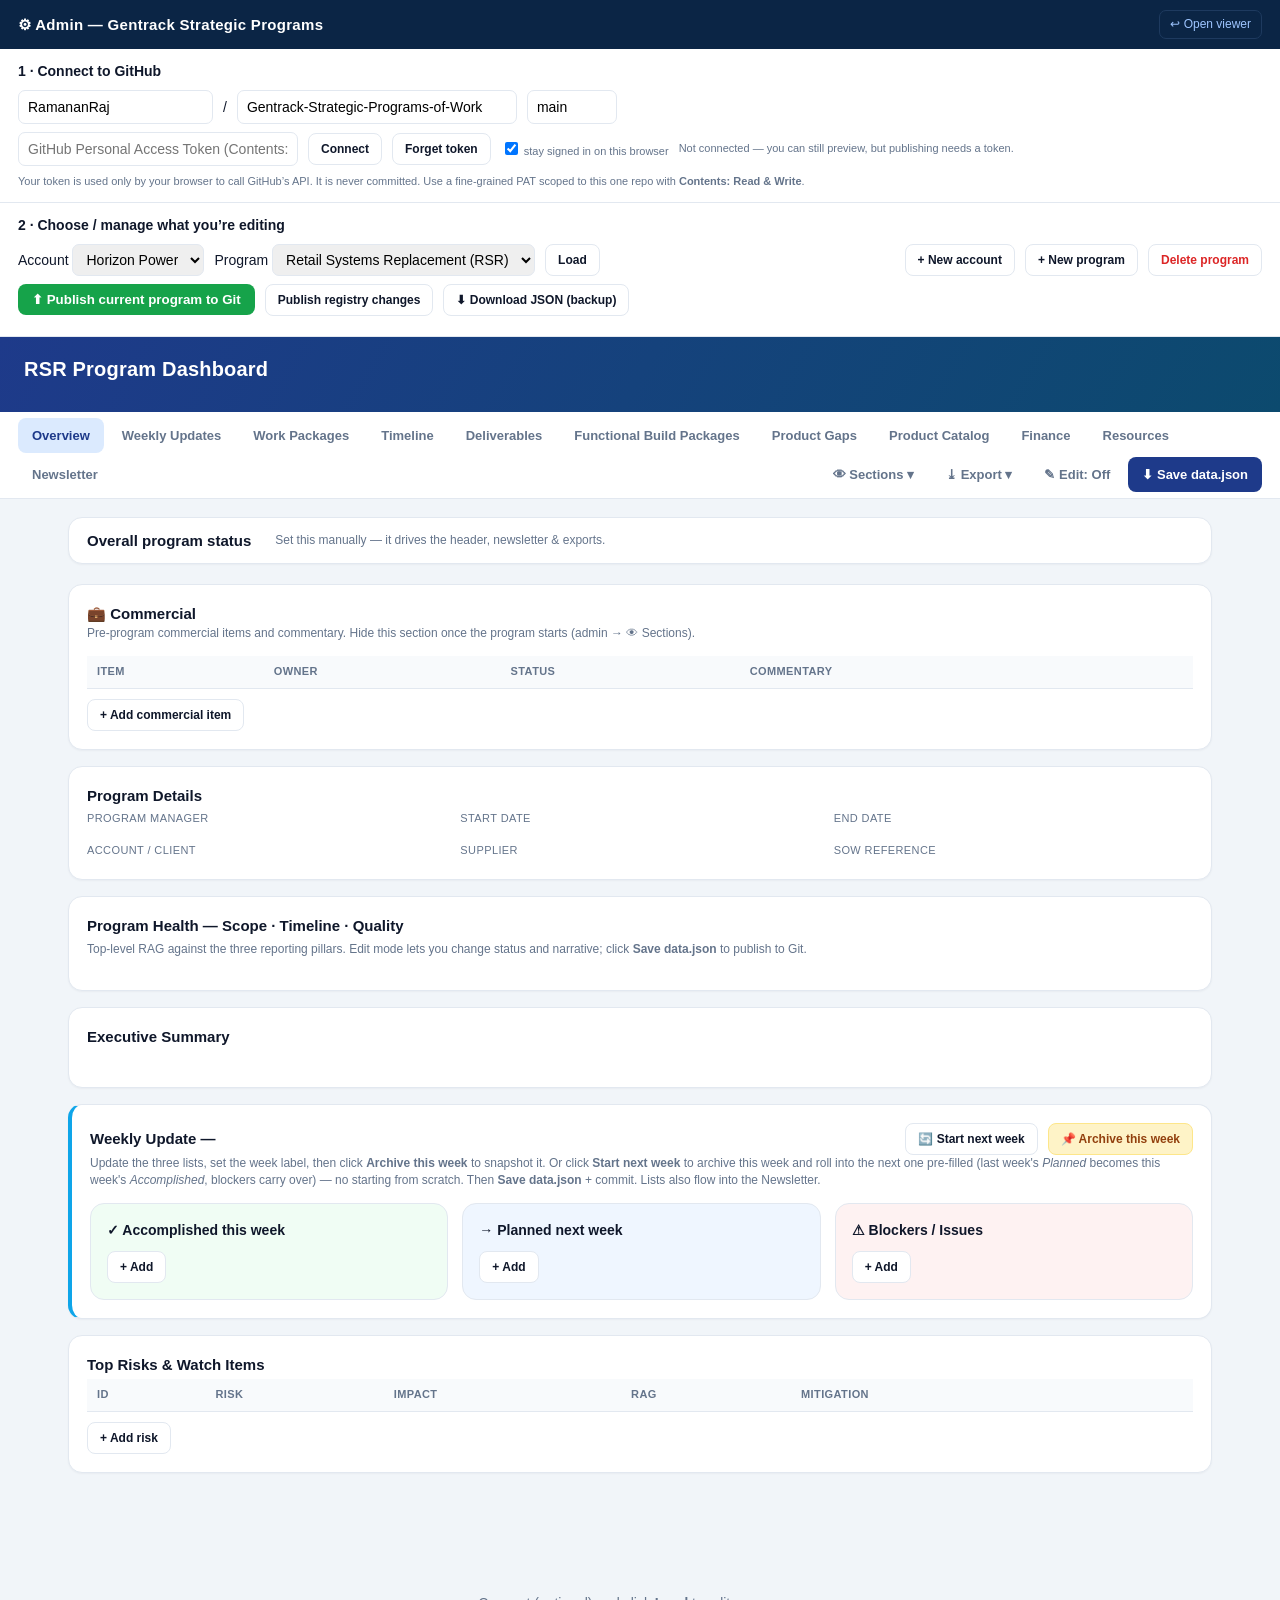
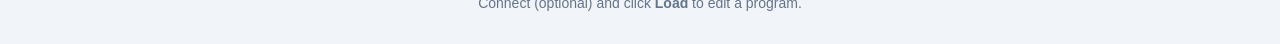
<file: admin.html>
<!DOCTYPE html>
<html lang="en">
<head>
<meta charset="UTF-8">
<meta name="viewport" content="width=device-width, initial-scale=1.0">
<meta http-equiv="Cache-Control" content="no-cache, no-store, must-revalidate">
<meta http-equiv="Pragma" content="no-cache">
<meta http-equiv="Expires" content="0">
<title>Admin · Gentrack Strategic Programs of Work</title>
<script>document.write('<link rel="stylesheet" href="styles.css?_='+Date.now()+'">');</script>
</head>
<body class="admin-mode">

<div class="portfolio">
  <span class="pf-title">⚙ Admin — Gentrack Strategic Programs</span>
  <span class="spacer"></span>
  <a class="adminlink" href="index.html">↩ Open viewer</a>
</div>

<div class="adminbar">
  <h2>1 · Connect to GitHub</h2>
  <div class="adminrow">
    <input id="ghOwner" placeholder="owner" value="RamananRaj" title="GitHub owner/org">
    <span>/</span>
    <input id="ghRepo" class="wide" placeholder="repo" value="Gentrack-Strategic-Programs-of-Work">
    <input id="ghBranch" placeholder="branch" value="main" style="width:90px">
  </div>
  <div class="adminrow">
    <input id="ghToken" type="password" placeholder="GitHub Personal Access Token (Contents: Read & Write)">
    <button class="toolbtn" id="btnConnect">Connect</button>
    <button class="toolbtn" id="btnForget" title="Clear the saved token from this browser">Forget token</button>
    <label class="pill-note"><input type="checkbox" id="ghRemember" checked> stay signed in on this browser</label>
    <span id="ghStatus" class="pill-note">Not connected — you can still preview, but publishing needs a token.</span>
  </div>
  <div class="pill-note">Your token is used only by your browser to call GitHub’s API. It is never committed. Use a fine-grained PAT scoped to this one repo with <b>Contents: Read &amp; Write</b>.</div>
</div>

<div class="adminbar">
  <h2>2 · Choose / manage what you’re editing</h2>
  <div class="adminrow">
    <span class="pf-sel">Account
      <select id="accountSel"></select>
    </span>
    <span class="pf-sel">Program
      <select id="programSel"></select>
    </span>
    <button class="toolbtn" id="btnLoad">Load</button>
    <span style="flex:1"></span>
    <button class="toolbtn" id="btnNewAccount">+ New account</button>
    <button class="toolbtn" id="btnNewProgram">+ New program</button>
    <button class="toolbtn" id="btnDeleteProgram" style="color:var(--red)">Delete program</button>
  </div>
  <div class="adminrow">
    <button class="pubbtn" id="btnPublish">⬆ Publish current program to Git</button>
    <button class="toolbtn" id="btnPublishReg">Publish registry changes</button>
    <button class="toolbtn" id="btnDownload">⬇ Download JSON (backup)</button>
    <span id="saveStatus" class="pill-note"></span>
  </div>
</div>

<div id="dash"></div>
<div id="loadMsg" style="padding:30px;text-align:center;color:#64748b">Connect (optional) and click <b>Load</b> to edit a program.</div>

<!-- Add Program modal -->
<div class="modal-back" id="programModal">
  <div class="modal">
    <h3>Add Program</h3>
    <p class="sub">Create a program under a Strategic Account. It will be added to the portfolio and published to Git.</p>
    <label>Strategic Account</label>
    <select id="mpAccount"></select>
    <label>Program name</label>
    <input id="mpName" placeholder="e.g. Billing Uplift">
    <label>Program Manager (PM)</label>
    <input id="mpPM" placeholder="e.g. Ram Raj">
    <div class="row2">
      <div><label>Start date</label><input id="mpStart" type="date"></div>
      <div><label>End date</label><input id="mpEnd" type="date"></div>
    </div>
    <label>Start from</label>
    <select id="mpTemplate">
      <option value="template">RSR template (11 work packages + milestones)</option>
      <option value="blank">Blank program</option>
    </select>
    <div class="actions">
      <button class="toolbtn" data-close="programModal">Cancel</button>
      <button class="pubbtn" id="mpCreate">Create program</button>
    </div>
  </div>
</div>

<!-- Add Account modal -->
<div class="modal-back" id="accountModal">
  <div class="modal">
    <h3>Add Strategic Account</h3>
    <p class="sub">A Strategic Account groups one or more programs (e.g. Horizon Power).</p>
    <label>Account name</label>
    <input id="maName" placeholder="e.g. Horizon Power">
    <div class="actions">
      <button class="toolbtn" data-close="accountModal">Cancel</button>
      <button class="pubbtn" id="maCreate">Create account</button>
    </div>
  </div>
</div>

<script>
/* ---------------- GitHub API layer ---------------- */
const GH={owner:'',repo:'',branch:'main',token:''};
let REG=null, regSha=null, progSha=null, regDirty=false;

function b64e(s){return btoa(unescape(encodeURIComponent(s)));}
function b64d(s){return decodeURIComponent(escape(atob(s)));}
function hdr(){const h={'Accept':'application/vnd.github+json'}; if(GH.token)h['Authorization']='Bearer '+GH.token; return h;}
function readGH(){ GH.owner=ghOwner.value.trim(); GH.repo=ghRepo.value.trim(); GH.branch=(ghBranch.value.trim()||'main'); GH.token=ghToken.value.trim(); }
function apiUrl(path){return `https://api.github.com/repos/${GH.owner}/${GH.repo}/contents/${path}?ref=${GH.branch}`;}

async function ghGet(path){
  const r=await fetch(apiUrl(path),{headers:hdr()});
  if(r.status===404) return {json:null,sha:null};
  if(!r.ok) throw new Error('GET '+path+' → '+r.status);
  const j=await r.json();
  return {json:JSON.parse(b64d(j.content)), sha:j.sha};
}
async function ghPut(path,obj,msg,sha,_retried){
  if(!GH.token) throw new Error('No token — cannot publish.');
  const body={message:msg, content:b64e(JSON.stringify(obj,null,2)), branch:GH.branch};
  if(sha) body.sha=sha;
  const r=await fetch(`https://api.github.com/repos/${GH.owner}/${GH.repo}/contents/${path}`,
    {method:'PUT',headers:Object.assign({'Content-Type':'application/json'},hdr()),body:JSON.stringify(body)});
  if(!r.ok){
    const txt=await r.text();
    // 409 = the file changed on GitHub since we loaded it (stale sha). Re-fetch the
    // current sha and retry once so a terminal push / second tab doesn't block saving.
    if(r.status===409 && !_retried){
      const cur=await ghGet(path);
      return ghPut(path,obj,msg,cur.sha,true);
    }
    throw new Error('PUT '+path+' → '+r.status+' '+txt.slice(0,200));
  }
  return r.json();
}
function setStatus(el,msg,ok){ const e=document.getElementById(el); e.textContent=msg; e.className='pill-note '+(ok===true?'gh-ok':ok===false?'gh-bad':''); }

/* ---------------- registry & data loading ---------------- */
async function loadRegistry(){
  // Prefer GitHub (authenticated, freshest); fall back to local fetch for preview.
  if(GH.token){ const r=await ghGet('registry.json'); REG=r.json; regSha=r.sha; }
  else { const res=await fetch('registry.json?_='+Date.now()); REG=await res.json(); regSha=null; }
  regDirty=false;
}
function fillAccounts(){
  accountSel.innerHTML=(REG.accounts||[]).map(a=>`<option value="${a.id}">${a.name}</option>`).join('');
  fillPrograms();
}
function curAccount(){ return (REG.accounts||[]).find(a=>a.id===accountSel.value); }
function fillPrograms(){
  const a=curAccount();
  programSel.innerHTML=((a&&a.programs)||[]).map(p=>`<option value="${p.id}">${p.name}</option>`).join('');
}
function curProgram(){ const a=curAccount(); return a&&a.programs.find(p=>p.id===programSel.value); }

async function loadProgram(){
  const p=curProgram(); if(!p){ alert('No program selected. Add one first.'); return; }
  let data;
  if(GH.token){ const r=await ghGet(p.file); data=r.json; progSha=r.sha; }
  else { const res=await fetch(p.file+'?_='+Date.now()); data=await res.json(); progSha=null; }
  document.getElementById('loadMsg').textContent='';
  setData(data); EDIT=true; renderAll();
  // turn edit mode on visibly
  const et=document.getElementById('editToggle'); if(et){ et.textContent='✎ Edit: On'; et.style.background='var(--amberbg)'; }
  setStatus('saveStatus','Loaded "'+p.name+'". Edit below, then Publish.',true);
}

/* ---------------- actions ---------------- */
async function doConnect(silent){
  readGH();
  if(ghRemember.checked && GH.token) localStorage.setItem('gh_pat',GH.token);
  if(!ghRemember.checked) localStorage.removeItem('gh_pat');
  localStorage.setItem('gh_owner',GH.owner); localStorage.setItem('gh_repo',GH.repo); localStorage.setItem('gh_branch',GH.branch);
  try{
    if(GH.token){
      const r=await fetch(`https://api.github.com/repos/${GH.owner}/${GH.repo}`,{headers:hdr()});
      if(!r.ok) throw new Error(r.status===401?'Bad/expired token':r.status===404?'Repo not found / no access':('HTTP '+r.status));
    }
    await loadRegistry(); fillAccounts();
    setStatus('ghStatus', GH.token?'Connected ✓ — publishing enabled.':'Preview mode (no token).', GH.token?true:null);
  }catch(e){ setStatus('ghStatus','Connection failed: '+e.message+(silent?' — re-enter your token.':''),false); }
}
document.getElementById('btnConnect').onclick=()=>doConnect(false);
document.getElementById('btnForget').onclick=function(){
  localStorage.removeItem('gh_pat'); ghToken.value=''; GH.token=''; ghRemember.checked=false;
  setStatus('ghStatus','Token forgotten on this browser. Preview mode.',null);
};

document.getElementById('btnLoad').onclick=()=>loadProgram().catch(e=>setStatus('saveStatus',e.message,false));
document.getElementById('accountSel').onchange=fillPrograms;

document.getElementById('btnPublish').onclick=async function(){
  const p=curProgram(); if(!p){ alert('No program selected.'); return; }
  if(!GH.token){ alert('Enter a token and Connect to publish.'); return; }
  if(!DATA||!DATA.meta){ alert('Load a program first.'); return; }
  try{
    setStatus('saveStatus','Publishing…');
    DATA.meta.reportDate=new Date().toISOString().slice(0,10);
    // Always resolve the current sha so updating an existing file never 422s.
    if(!progSha){ try{ const ex=await ghGet(p.file); progSha=ex.sha; }catch(e){} }
    const res=await ghPut(p.file, DATA, 'Update '+p.name+' — '+DATA.meta.reportDate, progSha);
    progSha=res.content.sha;
    setStatus('saveStatus','Published ✓ — live in ~1 min at the Pages URL.',true);
  }catch(e){ setStatus('saveStatus','Publish failed: '+e.message,false); }
};

document.getElementById('btnPublishReg').onclick=async function(){
  if(!GH.token){ alert('Enter a token and Connect to publish.'); return; }
  try{
    setStatus('saveStatus','Publishing registry…');
    const res=await ghPut('registry.json', REG, 'Update registry (accounts/programs)', regSha);
    regSha=res.content.sha; regDirty=false;
    setStatus('saveStatus','Registry published ✓',true);
  }catch(e){ setStatus('saveStatus','Registry publish failed: '+e.message,false); }
};

/* ----- in-page modals (replace browser prompts) ----- */
function openModal(id){ document.getElementById(id).classList.add('open'); }
function closeModal(id){ document.getElementById(id).classList.remove('open'); }
document.querySelectorAll('[data-close]').forEach(b=>b.onclick=()=>closeModal(b.dataset.close));
document.querySelectorAll('.modal-back').forEach(m=>m.onclick=e=>{ if(e.target===m) m.classList.remove('open'); });

document.getElementById('btnNewAccount').onclick=function(){
  if(!REG){ alert('Load the portfolio first (Connect).'); return; }
  maName.value=''; openModal('accountModal'); maName.focus();
};
document.getElementById('maCreate').onclick=function(){
  const name=maName.value.trim(); if(!name){ maName.focus(); return; }
  const id=slug(name);
  if(REG.accounts.some(a=>a.id===id)){ alert('An account with that id already exists.'); return; }
  REG.accounts.push({id,name,programs:[]}); regDirty=true;
  fillAccounts(); accountSel.value=id; fillPrograms();
  closeModal('accountModal');
  setStatus('saveStatus','Account "'+name+'" added. Add a program, or click "Publish registry changes" to save.',true);
};

document.getElementById('btnNewProgram').onclick=function(){
  if(!REG||!REG.accounts.length){ alert('Create an account first.'); return; }
  // populate account dropdown, preselect current
  mpAccount.innerHTML=REG.accounts.map(a=>`<option value="${a.id}">${a.name}</option>`).join('');
  if(curAccount()) mpAccount.value=curAccount().id;
  mpName.value=''; mpPM.value=''; mpStart.value=''; mpEnd.value=''; mpTemplate.value='template';
  openModal('programModal'); mpName.focus();
};
document.getElementById('mpCreate').onclick=async function(){
  const acc=REG.accounts.find(a=>a.id===mpAccount.value); if(!acc){ alert('Pick an account.'); return; }
  const name=mpName.value.trim(); if(!name){ mpName.focus(); return; }
  const id=slug(name);
  if(acc.programs.some(p=>p.id===id)){ alert('A program with that id already exists in this account.'); return; }
  const pm=mpPM.value.trim(), start=mpStart.value, end=mpEnd.value;
  const file='programs/'+acc.id+'-'+id+'.json';
  const data=(mpTemplate.value==='template')?templateData(name,acc.name):blankData(name,acc.name);
  data.meta.projectManager=pm; if(start)data.meta.programStartDate=start; data.meta.programEndDate=end||'';
  let newSha=null;
  try{
    if(GH.token){ const res=await ghPut(file, data, 'Create program '+name, null); newSha=res.content.sha; }
    else { setStatus('saveStatus','No token: program added locally only. Connect + Publish to save the file.',null); }
  }catch(e){ setStatus('saveStatus','Could not create file: '+e.message,false); return; }
  acc.programs.push({id,name,file,pm,startDate:start,endDate:end}); regDirty=true;
  // switch selection to the new account+program
  fillAccounts(); accountSel.value=acc.id; fillPrograms(); programSel.value=id;
  if(GH.token){ try{ const r=await ghPut('registry.json',REG,'Add program '+name,regSha); regSha=r.content.sha; regDirty=false; }catch(e){} }
  setData(data); EDIT=true; progSha=newSha; renderAll();
  const et=document.getElementById('editToggle'); if(et){ et.textContent='✎ Edit: On'; et.style.background='var(--amberbg)'; }
  document.getElementById('loadMsg').textContent='';
  closeModal('programModal');
  setStatus('saveStatus','Program "'+name+'" created under '+acc.name+(GH.token?' and published ✓':' (local)'),true);
};

document.getElementById('btnDeleteProgram').onclick=async function(){
  const a=curAccount(); const p=curProgram(); if(!p){ alert('No program selected.'); return; }
  if(!confirm('Remove "'+p.name+'" from the portfolio? (The data file stays in the repo; it just won’t be listed.)')) return;
  a.programs=a.programs.filter(x=>x.id!==p.id); regDirty=true;
  fillPrograms();
  if(GH.token){ try{ const r=await ghPut('registry.json',REG,'Remove program '+p.name,regSha); regSha=r.content.sha; regDirty=false; setStatus('saveStatus','Program removed ✓',true);}catch(e){ setStatus('saveStatus','Failed: '+e.message,false);} }
  else setStatus('saveStatus','Removed locally. Publish registry to save.',null);
};

document.getElementById('btnDownload').onclick=function(){
  if(!DATA||!DATA.meta){ alert('Load a program first.'); return; }
  const blob=new Blob([JSON.stringify(DATA,null,2)],{type:'application/json'});
  const a=document.createElement('a');a.href=URL.createObjectURL(blob);
  a.download=(curProgram()?curProgram().id:'program')+'.json';a.click();
};

/* ---------------- helpers ---------------- */
function slug(s){return s.toLowerCase().replace(/[^a-z0-9]+/g,'-').replace(/^-|-$/g,'').slice(0,40);}
function blankData(name,account){
  return {meta:{program:name,subtitle:'',client:account,supplier:'Gentrack Pty Ltd',sowRef:'',reportOwner:'Ram Raj',projectManager:'',reportDate:new Date().toISOString().slice(0,10),reportWeek:'Week ending '+new Date().toISOString().slice(0,10),programStartDate:new Date().toISOString().slice(0,10),programEndDate:'',programStart:'Month 0',programDuration:'',overallStatus:'Green',overallNarrative:''},
    pillars:[{id:'scope',name:'Scope',status:'Green',summary:''},{id:'timeline',name:'Timeline',status:'Green',summary:''},{id:'quality',name:'Quality',status:'Green',summary:''}],
    workPackages:[],milestones:[],deliverables:[],stories:[],gaps:[],catalog:[],risks:[],
    weekly:{accomplishments:[],planned:[],blockers:[]},weeklyUpdates:[],payments:[],resources:[]};
}
function templateData(name,account){
  const d=blankData(name,account);
  d.meta.subtitle='M2C / Billing implementation';
  d.meta.programDuration='16 delivery months (DM0–DM16)';
  const wps=[["WP1","Technical Design Validation – Configure – Build","Design & Build"],["WP2","System Testing","Testing"],["WP3","Data Migration","Data Migration"],["WP4","Integration Rebuild","Design & Build"],["WP5","End-to-End Testing Cycles","Testing"],["WP6","Training (Train the Trainer)","Training"],["WP7","Production Readiness and Cutover","Cutover"],["WP8","Hypercare Support & Warranty","Hypercare"],["WP9","Inflight Transactions","Plan & Initiation"],["WP10","Meter Data Conversion","Cutover"],["WP11","Legacy System Decommissioning","Post Go-Live"]];
  d.workPackages=wps.map(([id,nm,ph])=>({id,name:nm,owner:'Gentrack',status:'Not Started',pct:0,rag:'Green',phase:ph,scopeNote:'',deliverables:'',note:'',entry:[],exit:[]}));
  const ms=[["PM1","DM0","Readiness","Kick Off","SOW Signature","—"],["PM2","DM1","Plan & Initiation","Build Start","Implementation Schedule","10%"],["PM3","DM6","Design & Build","Build End","Customisation Solution Design + ICDs","15%"],["PM4","DM7","System Testing","SIT Start","Test Summary Report","10%"],["PM5","DM10","Testing","SIT End","Final SIT Report","10%"],["PM6","DM10","Data Migration","Trial Migration End","Data Migration Design + Report","10%"],["PM7","DM12","Testing","UAT End","UAT Report + Migration Cutover Strategy","10%"],["PM8","DM14","Cutover & Hypercare","Go-Live & Hypercare Start","CAB Report + Deployment Runbook","10%"],["PM9","DM16","Cutover & Hypercare","Hypercare End","Program Closure Report","5%"]];
  d.milestones=ms.map(([id,dm,ph,nm,del,pct])=>({id,delMonth:dm,phase:ph,name:nm,trigger:del,pct,status:'Not Started',deliverables:del}));
  d.payments=ms.map(([id,dm,ph,nm,del,pct])=>({id,delMonth:dm,milestone:nm,pct,amount:'',status:'Not Due'}));
  return d;
}

/* ---------------- boot ---------------- */
function boot(){
  mountDashboard('dash');
  ghOwner.value=localStorage.getItem('gh_owner')||ghOwner.value;
  ghRepo.value=localStorage.getItem('gh_repo')||ghRepo.value;
  ghBranch.value=localStorage.getItem('gh_branch')||ghBranch.value;
  const saved=localStorage.getItem('gh_pat');
  if(saved){
    // token remembered → sign in automatically, no need to re-enter each refresh
    ghToken.value=saved; ghRemember.checked=true;
    setStatus('ghStatus','Reconnecting…');
    doConnect(true);
  } else {
    // no token → load registry read-only for preview
    fetch('registry.json?_='+Date.now()).then(r=>r.json()).then(reg=>{ REG=reg; fillAccounts(); })
      .catch(()=>setStatus('ghStatus','Could not read registry.json locally. Connect with a token.',false));
  }
}
/* load app.js fresh every visit (defeats stale cache), then boot */
(function(){var s=document.createElement('script');s.src='app.js?_='+Date.now();s.onload=function(){boot();};document.body.appendChild(s);})();
</script>
</body>
</html>
</file>
<file: styles.css>
:root{
    --bg:#0f172a; --panel:#ffffff; --ink:#0f172a; --muted:#64748b; --line:#e2e8f0;
    --green:#16a34a; --greenbg:#dcfce7; --amber:#d97706; --amberbg:#fef3c7;
    --red:#dc2626; --redbg:#fee2e2; --blue:#2563eb; --bluebg:#dbeafe; --grey:#94a3b8; --greybg:#f1f5f9;
    --brand:#1e3a8a; --brand2:#0ea5e9;
  }
  *{box-sizing:border-box}
  body{margin:0;font-family:-apple-system,BlinkMacSystemFont,"Segoe UI",Roboto,Helvetica,Arial,sans-serif;background:#f1f5f9;color:var(--ink);font-size:14px;line-height:1.45}
  header.top{background:linear-gradient(120deg,var(--brand),#0c4a6e);color:#fff;padding:18px 24px}
  header.top h1{margin:0;font-size:20px;font-weight:700;letter-spacing:.2px}
  header.top .sub{opacity:.9;font-size:13px;margin-top:3px}
  header.top .meta{display:flex;flex-wrap:wrap;gap:18px;margin-top:10px;font-size:12px;opacity:.92}
  .wrap{max-width:1180px;margin:0 auto;padding:0 18px 60px}
  nav.tabs{display:flex;flex-wrap:wrap;gap:4px;background:#fff;border-bottom:1px solid var(--line);position:sticky;top:0;z-index:20;padding:6px 18px}
  nav.tabs button{border:0;background:transparent;padding:10px 14px;font-size:13px;font-weight:600;color:var(--muted);cursor:pointer;border-radius:8px}
  nav.tabs button.active{background:var(--bluebg);color:var(--brand)}
  nav.tabs .spacer{flex:1}
  .toolbtn{border:1px solid var(--line);background:#fff;border-radius:8px;padding:8px 12px;font-size:12px;font-weight:600;cursor:pointer;color:var(--ink)}
  .toolbtn.primary{background:var(--brand);color:#fff;border-color:var(--brand)}
  .toolbtn.warn{background:var(--amberbg);border-color:#fde68a;color:#92400e}
  section.tab{display:none;padding-top:18px}
  section.tab.active{display:block}
  .card{background:#fff;border:1px solid var(--line);border-radius:14px;padding:18px;margin-bottom:16px;box-shadow:0 1px 2px rgba(15,23,42,.04)}
  h2.sec{font-size:15px;margin:0 0 4px;font-weight:700}
  .hint{color:var(--muted);font-size:12px;margin:0 0 14px}
  .news-pick{border:1px solid var(--line);border-radius:10px;padding:10px 12px;margin:8px 0 16px;background:#f8fafc}
  .news-pick>summary{cursor:pointer;font-weight:700;font-size:13px;color:#1e293b;list-style:none;user-select:none}
  .news-pick>summary::-webkit-details-marker{display:none}
  .news-pick>summary::before{content:"\25B8";display:inline-block;margin-right:6px;transition:transform .15s}
  .news-pick[open]>summary::before{transform:rotate(90deg)}
  .nl-block{margin:0 0 14px;break-inside:avoid;page-break-inside:avoid}
  .nl-block:last-child{margin-bottom:0}
  .overall-bar{display:flex;align-items:center;gap:12px;flex-wrap:wrap;background:#fff;border:1px solid var(--line);border-radius:14px;padding:12px 18px;margin-bottom:16px;box-shadow:0 1px 2px rgba(15,23,42,.04)}
  .overall-bar .overall-label{font-weight:800;font-size:15px;color:#0f172a}
  .overall-bar .overall-hint{color:var(--muted);font-size:12px}
  .overall-bar select.st{font-size:14px;padding:4px 8px}
  .grid3{display:grid;grid-template-columns:repeat(3,1fr);gap:14px}
  .pillar{border-radius:14px;padding:16px;border:1px solid var(--line)}
  .pillar h3{margin:0 0 6px;font-size:14px;display:flex;align-items:center;gap:8px}
  .pillar p{margin:0;font-size:12.5px;color:#334155}
  .badge{display:inline-block;padding:2px 10px;border-radius:999px;font-size:11px;font-weight:700}
  .b-green{background:var(--greenbg);color:#166534}
  .b-amber{background:var(--amberbg);color:#92400e}
  .b-red{background:var(--redbg);color:#991b1b}
  .b-blue{background:var(--bluebg);color:#1e40af}
  .b-grey{background:var(--greybg);color:#475569}
  table{width:100%;border-collapse:collapse;font-size:12.5px}
  th,td{text-align:left;padding:8px 10px;border-bottom:1px solid var(--line);vertical-align:top}
  th{background:#f8fafc;font-size:11px;text-transform:uppercase;letter-spacing:.4px;color:var(--muted);position:sticky}
  tr:hover td{background:#fafcff}
  .pillcell{white-space:nowrap}
  .prog{height:8px;background:#eef2f7;border-radius:99px;overflow:hidden;min-width:70px}
  .prog > i{display:block;height:100%;border-radius:99px}
  .editable[contenteditable=true]{outline:1px dashed #cbd5e1;border-radius:4px;padding:1px 3px;background:#fffef5}
  select.st{font:inherit;border:1px solid var(--line);border-radius:6px;padding:3px 6px;background:#fff}
  .timeline{position:relative;overflow-x:auto;padding:10px 0}
  .tlrow{display:grid;grid-template-columns:170px 1fr;gap:10px;align-items:center;margin-bottom:8px}
  .tlbar{position:relative;height:30px;background:#f1f5f9;border-radius:8px}
  .tlseg{position:absolute;top:3px;height:24px;border-radius:6px;display:flex;align-items:center;justify-content:center;color:#fff;font-size:10.5px;font-weight:700;padding:0 6px;white-space:nowrap;overflow:hidden}
  .tlaxis{display:grid;grid-template-columns:170px 1fr;gap:10px;font-size:10px;color:var(--muted);margin-bottom:4px}
  .tlaxis .ticks{display:flex;justify-content:space-between}
  .kpis{display:grid;grid-template-columns:repeat(4,1fr);gap:12px;margin-bottom:4px}
  .kpi{background:#fff;border:1px solid var(--line);border-radius:12px;padding:12px 14px}
  .kpi .n{font-size:24px;font-weight:800}
  .kpi .l{font-size:11px;color:var(--muted);text-transform:uppercase;letter-spacing:.4px}
  .legend{display:flex;gap:14px;flex-wrap:wrap;font-size:11.5px;color:var(--muted);margin-top:6px}
  .dot{display:inline-block;width:10px;height:10px;border-radius:3px;margin-right:5px;vertical-align:-1px}
  .addrow{margin-top:10px}
  .news{max-width:760px;margin:0 auto}
  .news .paper{background:#fff;border:1px solid var(--line);border-radius:12px;padding:26px;font-size:13.5px}
  .news h1{font-size:19px;margin:0 0 2px;color:var(--brand)}
  .news h3{font-size:13px;text-transform:uppercase;letter-spacing:.6px;color:var(--brand2);border-bottom:2px solid var(--line);padding-bottom:4px;margin:20px 0 8px}
  .news ul{margin:6px 0;padding-left:18px}
  .footer{color:var(--muted);font-size:11px;text-align:center;margin-top:30px}
  .row-actions{white-space:nowrap}
  .xbtn{border:0;background:transparent;color:var(--red);cursor:pointer;font-weight:700}
  .wpdrill{background:#fff;border:1px solid var(--line);border-left-width:3px;border-radius:10px;margin-bottom:8px;overflow:hidden}
  .wpdrill>summary{list-style:none;cursor:pointer;padding:10px 14px;display:flex;align-items:center;gap:8px;font-size:13px;user-select:none}
  .wpdrill>summary::-webkit-details-marker{display:none}
  .wpdrill>summary:hover{background:#f8fafc}
  .wpdrill .wpdrill-tri{transition:transform .15s;color:var(--muted);font-size:11px}
  .wpdrill[open] .wpdrill-tri{transform:rotate(90deg)}
  .wpdrill-body{padding:4px 16px 16px;font-size:12.5px;border-top:1px solid var(--line)}
  .critcols{display:grid;grid-template-columns:1fr 1fr;gap:14px;margin-top:8px}
  .critcol{border-radius:10px;padding:10px 12px}
  .critcol.entry{background:#f0fdf4;border:1px solid #bbf7d0}
  .critcol.exit{background:#eff6ff;border:1px solid #bfdbfe}
  .critcol h4{margin:0 0 6px;font-size:12px;text-transform:uppercase;letter-spacing:.4px}
  .critcol.entry h4{color:#166534}.critcol.exit h4{color:#1e40af}
  .critlist{margin:0;padding-left:18px}.critlist li{margin:3px 0}
  @media(max-width:760px){.critcols{grid-template-columns:1fr}}
  @media(max-width:760px){.grid3,.kpis{grid-template-columns:1fr 1fr}.tlrow,.tlaxis{grid-template-columns:110px 1fr}}
  @media print{nav.tabs,header.top .meta,.no-print{display:none!important}.card{break-inside:avoid}}

/* ---- multi-program portfolio bar ---- */
.portfolio{background:#0b2545;color:#fff;padding:10px 18px;display:flex;align-items:center;gap:14px;flex-wrap:wrap}
.portfolio .pf-title{font-weight:800;font-size:15px;letter-spacing:.3px}
.portfolio .pf-sel{display:flex;align-items:center;gap:6px;font-size:12px}
.portfolio select{font:inherit;border:1px solid #1e3a5f;background:#13315c;color:#fff;border-radius:7px;padding:5px 8px}
.portfolio .spacer{flex:1}
.portfolio a.adminlink{color:#9ec5ff;font-size:12px;text-decoration:none;border:1px solid #1e3a5f;padding:5px 10px;border-radius:7px}
/* hide editing affordances in read-only viewer */
body.view-mode #editToggle, body.view-mode #download, body.view-mode #archiveWeek, body.view-mode .addrow{display:none!important}
/* admin panel */
.adminbar{background:#fff;border-bottom:1px solid var(--line);padding:12px 18px}
.adminbar h2{margin:0 0 8px;font-size:14px}
.adminrow{display:flex;gap:10px;flex-wrap:wrap;align-items:center;margin-bottom:8px}
.adminrow input,.adminrow select{font:inherit;border:1px solid var(--line);border-radius:7px;padding:6px 9px}
.adminrow input[type=password],.adminrow input.wide{min-width:280px}
.gh-ok{color:var(--green);font-weight:700}.gh-bad{color:var(--red);font-weight:700}
.pubbtn{background:var(--green);color:#fff;border:0;border-radius:8px;padding:8px 14px;font-weight:700;cursor:pointer}
.pill-note{font-size:11px;color:var(--muted)}
.pgrid{display:grid;grid-template-columns:repeat(3,1fr);gap:14px}
.pgrid .l{font-size:11px;color:var(--muted);text-transform:uppercase;letter-spacing:.4px;margin-bottom:2px}
.pgrid .editable{font-size:13px;font-weight:600}
@media(max-width:760px){.pgrid{grid-template-columns:1fr 1fr}}
/* in-page modal (replaces browser prompts) */
.modal-back{position:fixed;inset:0;background:rgba(15,23,42,.5);display:none;align-items:flex-start;justify-content:center;z-index:100;padding:60px 16px}
.modal-back.open{display:flex}
.modal{background:#fff;border-radius:14px;max-width:520px;width:100%;padding:22px;box-shadow:0 20px 60px rgba(0,0,0,.3)}
.modal h3{margin:0 0 4px;font-size:16px}
.modal .sub{color:var(--muted);font-size:12px;margin:0 0 16px}
.modal label{display:block;font-size:12px;font-weight:600;color:#334155;margin:10px 0 4px}
.modal input,.modal select{width:100%;font:inherit;border:1px solid var(--line);border-radius:8px;padding:8px 10px}
.modal .row2{display:grid;grid-template-columns:1fr 1fr;gap:12px}
.modal .actions{display:flex;justify-content:flex-end;gap:10px;margin-top:18px}
/* Gantt / Plan on a Page */
.mvbtn{border:0;background:transparent;color:#475569;cursor:pointer;font-weight:700;padding:2px 5px;vertical-align:middle}
.row-actions{white-space:nowrap;text-align:right}
.row-actions>button{vertical-align:middle}
.subbtn{border:1px solid var(--line);background:#fff;color:var(--brand);border-radius:6px;padding:3px 9px;font-size:11px;font-weight:700;cursor:pointer;margin-right:8px;vertical-align:middle}
.subbtn:hover{background:var(--bluebg)}
.mvbtn[disabled]{opacity:.25;cursor:default}
.gantt{min-width:760px;border:1px solid var(--line);border-radius:10px;overflow:hidden}
.grow{display:flex;border-bottom:1px solid var(--line)}
.grow:last-child{border-bottom:0}
.glabel{flex:0 0 200px;padding:6px 10px;font-size:12px;font-weight:600;background:#faf7f5;display:flex;flex-direction:column;justify-content:center}
.glane-name{font-weight:800;font-size:12.5px;color:#0f172a}
.gsub-name{font-size:11px;color:#475569;padding-left:6px;margin-top:1px;font-style:italic}
.grow.glane-top{border-top:2px solid #cbd5e1}
.glabel.two-col{flex-direction:row;padding:0;align-items:stretch}
.glabel.two-col .glabel-stream{flex:0 0 92px;padding:6px 8px;font-weight:800;font-size:12px;color:#0f172a;display:flex;align-items:center;border-right:1px solid #e7e1dc}
.glabel.two-col .glabel-sub{flex:1;padding:6px 8px;font-size:11px;color:#475569;font-style:italic;display:flex;align-items:center}
.grow.has-sub .gtrack{background:#fcfbfa}
.gtrack.gsub-alt{background:#f4f6f8!important}
.gtrack{position:relative;flex:1;min-height:24px}
.ghead{background:#5b4636;color:#fff;font-weight:700}
.ghead.glabel{background:#5b4636;color:#fff}
.gcell{position:absolute;top:0;height:100%;font-size:10px;text-align:center;border-left:1px solid rgba(255,255,255,.15);color:#fff;padding-top:3px;line-height:1.1}
.ggrid{position:absolute;top:0;bottom:0;width:1px;background:#eef2f7}
.gbar{position:absolute;height:20px;border-radius:5px;color:#fff;font-size:10.5px;font-weight:600;line-height:20px;padding:0 6px;white-space:nowrap;overflow:hidden;text-overflow:ellipsis;box-shadow:0 1px 2px rgba(0,0,0,.2)}
.gflag{position:absolute;top:0;font-size:10.5px;font-weight:700;color:#7c2d12;white-space:nowrap;transform:translateX(-2px);background:rgba(255,255,255,.85);padding:0 3px;border-radius:3px;z-index:3}
.gmile{position:absolute;top:0;bottom:0;width:0;border-left:1.5px dashed #b91c1c;opacity:.5;z-index:1}
.gflag-edit{cursor:ew-resize}
.gflag-edit:hover{text-decoration:underline}
.seg-toggle{display:inline-flex;gap:0;background:#fff;border:1px solid var(--line);border-radius:10px;overflow:hidden;margin-bottom:14px}
.seg-toggle button{border:0;background:#fff;padding:9px 16px;font-size:13px;font-weight:600;color:var(--muted);cursor:pointer}
.seg-toggle button.active{background:var(--brand);color:#fff}
.gbar-lbl{pointer-events:none;display:block;overflow:hidden;text-overflow:ellipsis;white-space:nowrap}
.gbar.gbar-out{overflow:visible}
.gbar.gbar-out .gbar-lbl{position:absolute;left:100%;top:0;padding-left:6px;color:#1e293b;overflow:visible;text-overflow:clip}
.gbar-edit{cursor:grab}
.gbar-edit:active{cursor:grabbing}
.gh-l,.gh-r{position:absolute;top:0;bottom:0;width:8px;cursor:ew-resize;z-index:5}
.gh-l{left:0;border-left:2px solid rgba(255,255,255,.6)}
.gh-r{right:0;border-right:2px solid rgba(255,255,255,.6)}
.drag-tip{position:fixed;display:none;z-index:200;background:#0f172a;color:#fff;font-size:12px;font-weight:700;padding:5px 9px;border-radius:6px;pointer-events:none;box-shadow:0 4px 12px rgba(0,0,0,.3)}
.rich-bar{position:fixed;display:none;z-index:300;gap:2px;background:#0f172a;border-radius:8px;padding:3px;box-shadow:0 6px 18px rgba(0,0,0,.3)}
.rich-bar button{border:0;background:transparent;color:#fff;font-size:13px;cursor:pointer;padding:4px 8px;border-radius:5px;min-width:28px}
.rich-bar button:hover{background:#1e3a8a}
.editable.rich ul{margin:4px 0;padding-left:20px}
.editable.rich{min-height:1.2em}
.li-actions{white-space:nowrap;margin-left:4px}
nav.tabs button.tab-hidden{opacity:.45}
nav.tabs button.tab-hidden::after{content:'🙈';font-size:10px;margin-left:3px}
.section-hidden{outline:2px dashed #f59e0b;outline-offset:2px}
.sec-hidden-badge{display:none;font-size:11px;font-weight:700;color:#92400e;background:var(--amberbg);padding:2px 8px;border-radius:999px}
.section-hidden .sec-hidden-badge{display:inline-block}
body.view-mode #sectionsWrap{display:none}
.exp-wrap{position:relative;display:inline-block}
.exp-menu{position:absolute;right:0;top:calc(100% + 4px);background:#fff;border:1px solid var(--line);border-radius:10px;box-shadow:0 8px 24px rgba(15,23,42,.18);display:none;flex-direction:column;min-width:200px;z-index:50;overflow:hidden}
.exp-menu.open{display:flex}
.exp-menu button{border:0;background:#fff;text-align:left;padding:10px 14px;font-size:13px;cursor:pointer;color:var(--ink)}
.exp-menu button:hover{background:var(--bluebg)}
input[type=color]{width:36px;height:24px;border:1px solid var(--line);border-radius:5px;padding:0;background:none;cursor:pointer}
.gedit-grid{display:grid;grid-template-columns:1fr;gap:18px}
</file>
